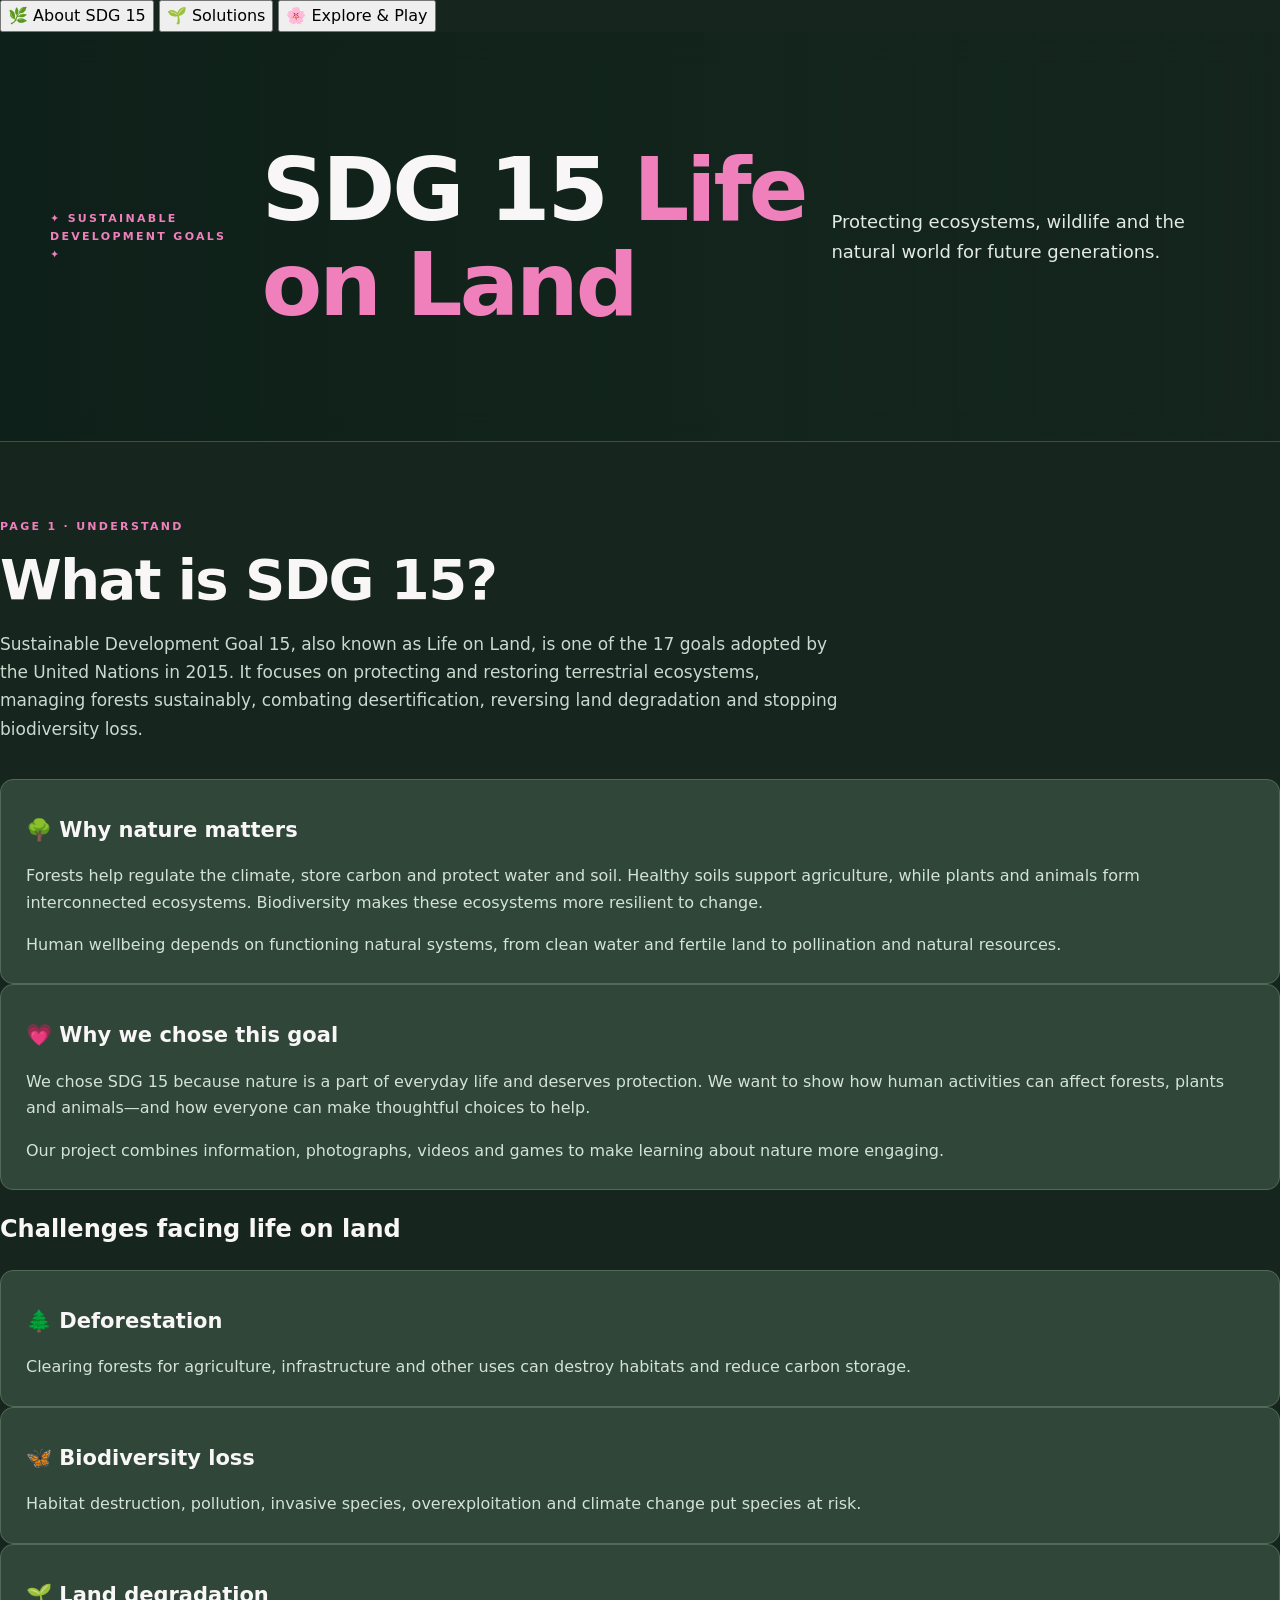
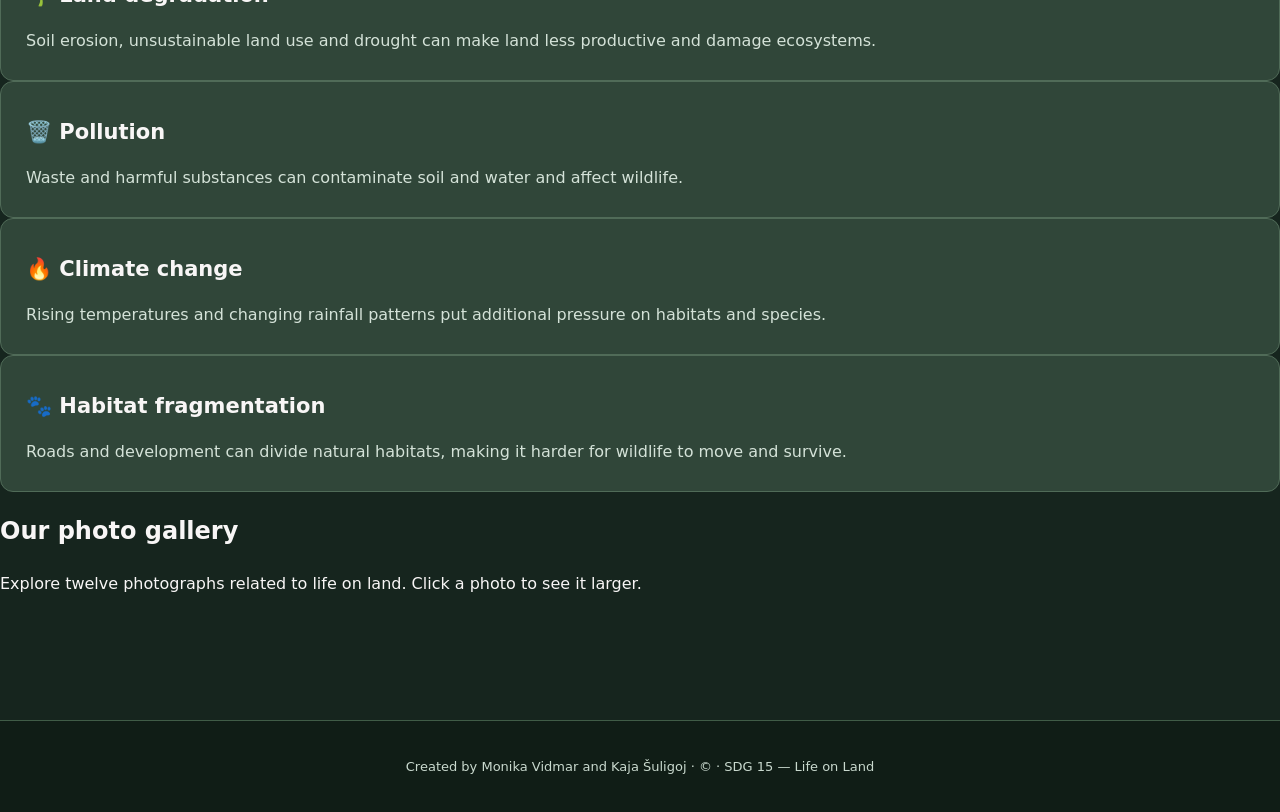
<file: index (1).html>
<!doctype html><html lang="en"><head><meta charset="UTF-8"><meta name="viewport" content="width=device-width,initial-scale=1"><title>SDG 15 | Life on Land</title><link rel="stylesheet" href="style.css"></head><body>
<nav class="nav" aria-label="Main navigation"><button class="active" data-page="about">🌿 About SDG 15</button><button data-page="solutions">🌱 Solutions</button><button data-page="explore">🌸 Explore & Play</button></nav>
<header class="hero"><span class="eyebrow">✦ SUSTAINABLE DEVELOPMENT GOALS ✦</span><h1>SDG 15 <em>Life on Land</em></h1><p>Protecting ecosystems, wildlife and the natural world for future generations.</p></header>
<main>
<section class="page active" id="about"><div class="intro"><span class="eyebrow">PAGE 1 · UNDERSTAND</span><h2>What is SDG 15?</h2><p>Sustainable Development Goal 15, also known as Life on Land, is one of the 17 goals adopted by the United Nations in 2015. It focuses on protecting and restoring terrestrial ecosystems, managing forests sustainably, combating desertification, reversing land degradation and stopping biodiversity loss.</p></div><div class="grid"><article class="card"><h3>🌳 Why nature matters</h3><p>Forests help regulate the climate, store carbon and protect water and soil. Healthy soils support agriculture, while plants and animals form interconnected ecosystems. Biodiversity makes these ecosystems more resilient to change.</p><p>Human wellbeing depends on functioning natural systems, from clean water and fertile land to pollination and natural resources.</p></article><article class="card"><h3>💗 Why we chose this goal</h3><p>We chose SDG 15 because nature is a part of everyday life and deserves protection. We want to show how human activities can affect forests, plants and animals—and how everyone can make thoughtful choices to help.</p><p>Our project combines information, photographs, videos and games to make learning about nature more engaging.</p></article></div><div class="section"><h2>Challenges facing life on land</h2><div class="grid three"><article class="card"><h3>🌲 Deforestation</h3><p>Clearing forests for agriculture, infrastructure and other uses can destroy habitats and reduce carbon storage.</p></article><article class="card"><h3>🦋 Biodiversity loss</h3><p>Habitat destruction, pollution, invasive species, overexploitation and climate change put species at risk.</p></article><article class="card"><h3>🌱 Land degradation</h3><p>Soil erosion, unsustainable land use and drought can make land less productive and damage ecosystems.</p></article><article class="card"><h3>🗑️ Pollution</h3><p>Waste and harmful substances can contaminate soil and water and affect wildlife.</p></article><article class="card"><h3>🔥 Climate change</h3><p>Rising temperatures and changing rainfall patterns put additional pressure on habitats and species.</p></article><article class="card"><h3>🐾 Habitat fragmentation</h3><p>Roads and development can divide natural habitats, making it harder for wildlife to move and survive.</p></article></div></div><div class="section"><h2>Our photo gallery</h2><p>Explore twelve photographs related to life on land. Click a photo to see it larger.</p><div class="gallery" id="gallery"></div><p id="gallery-note" class="hint"></p></div></section>
<section class="page" id="solutions"><div class="intro"><span class="eyebrow">PAGE 2 · TAKE ACTION</span><h2>How can we solve these problems?</h2><p>Protecting life on land requires cooperation between governments, communities, businesses and individuals. No single action can solve every problem, but practical changes can make a real difference.</p></div><div class="grid"><article class="card"><h3>🌳 Protect and restore forests</h3><p>Protect existing forests, prevent illegal logging, restore degraded areas and plant suitable native trees where restoration is needed. Long-term care is as important as planting.</p></article><article class="card"><h3>🐝 Support biodiversity</h3><p>Protect natural habitats, grow native plants, avoid disturbing wildlife and support protected areas. Different species need different kinds of habitats to thrive.</p></article><article class="card"><h3>♻️ Reduce waste</h3><p>Use reusable items, repair products, recycle correctly and dispose of waste responsibly. Preventing pollution helps protect land and waterways.</p></article><article class="card"><h3>🌾 Care for soil and land</h3><p>Support sustainable farming, prevent erosion and use water responsibly. Healthy soil is vital for plants, animals and food production.</p></article><article class="card"><h3>📚 Learn and share</h3><p>Learn about local ecosystems and share trustworthy information. Community clean-ups and school projects can help people work together.</p></article><article class="card"><h3>🏡 Make everyday choices</h3><p>Buy only what you need, choose responsibly sourced products when possible and respect marked paths in nature. Small habits add up when many people take part.</p></article></div><div class="section"><h2>Interactive activity: What would you do?</h2><p>Choose the most helpful action in each situation. Your score updates as you go.</p><div class="quiz" id="decision-quiz"><div class="progress" id="decision-progress"></div><h3 id="decision-question"></h3><div class="answers" id="decision-answers"></div><p class="feedback" id="decision-feedback" role="status"></p><button class="pill" id="decision-next" hidden>Next question →</button></div></div><div class="section"><h2>Build your nature action plan</h2><p>Choose actions you could realistically try. Your selections will appear in a personal checklist.</p><div class="card"><div id="action-options" class="checklist"></div><p class="progress" id="action-count"></p><p id="action-summary"></p><button class="pill" id="action-reset">Clear my choices</button></div></div></section>
<section class="page" id="explore"><div class="intro"><span class="eyebrow">PAGE 3 · DISCOVER & PLAY</span><h2>Explore the world of nature</h2><p>Nature is full of fascinating connections. Discover interesting facts, test your knowledge and challenge yourself with a memory game.</p></div><div class="grid three"><article class="card"><h3>🍄 Forest networks</h3><p>Fungi help break down organic matter, and many form partnerships with tree roots that help plants obtain nutrients.</p></article><article class="card"><h3>🐝 Pollinators</h3><p>Bees, butterflies, birds and other animals help many flowering plants reproduce by moving pollen.</p></article><article class="card"><h3>🌿 Soil is alive</h3><p>Healthy soil contains many organisms, including bacteria, fungi and invertebrates, which help recycle nutrients.</p></article></div><div class="section"><h2>True or False?</h2><p>Decide whether each statement is correct and learn something new.</p><div class="quiz"><div class="progress" id="tf-progress"></div><h3 id="tf-question"></h3><div class="answers"><button id="tf-true">True</button><button id="tf-false">False</button></div><p class="feedback" id="tf-feedback" role="status"></p><button class="pill" id="tf-next" hidden>Next statement →</button></div></div><div class="section"><h2>🌸 Nature memory game</h2><p>Turn over the cards and find six matching pairs of photos. Can you find them all?</p><div class="game-panel"><div class="stats"><span>Pairs: <strong id="pairs">0 / 6</strong></span><span>Attempts: <strong id="moves">0</strong></span><button class="pill" id="restart">↻ Play again</button></div><div class="memory-grid" id="memory" aria-label="Memory game"></div><p class="feedback center" id="game-message" role="status"></p></div></div><div class="section"><h2>Watch and learn</h2><p>These two videos are connected to our project and offer more opportunities to explore the topic.</p><div class="video-grid"><div class="video-card"><iframe src="https://www.youtube-nocookie.com/embed/oK_-qYKt3nM" title="SDG 15 project video 1" loading="lazy" referrerpolicy="strict-origin-when-cross-origin" allow="accelerometer; autoplay; clipboard-write; encrypted-media; gyroscope; picture-in-picture; web-share" allowfullscreen></iframe></div><div class="video-card"><iframe src="https://www.youtube-nocookie.com/embed/gXjUdasfAfE" title="SDG 15 project video 2" loading="lazy" referrerpolicy="strict-origin-when-cross-origin" allow="accelerometer; autoplay; clipboard-write; encrypted-media; gyroscope; picture-in-picture; web-share" allowfullscreen></iframe></div></div></div><div class="card center"><h2>Our final message 💗</h2><p>Protecting life on land means protecting the systems that support life. Every species and ecosystem has a role to play. By learning, caring and taking action together, we can help create a healthier future for nature and people.</p><button class="pill" data-go="about">Back to the beginning ↑</button></div></section>
</main><dialog id="viewer" aria-label="Enlarged photograph"><button class="close" id="close" aria-label="Close photo">×</button><img id="large" alt=""><p id="caption"></p></dialog><footer>Created by Monika Vidmar and Kaja Šuligoj · © <span id="year"></span> · SDG 15 — Life on Land</footer><script src="script.js" defer></script></body></html>
</file>
<file: style.css>
:root{font-family:Inter,system-ui,-apple-system,Segoe UI,sans-serif;color:#f8f6f6;background:#16251e;--bg:#16251e;--panel:#304639;--pink:#e637a3;--green:#517a61;--line:#506b58;--muted:#cbd9ce}*{box-sizing:border-box}html{scroll-behavior:smooth}body{margin:0;line-height:1.65}button,a{font:inherit}button{cursor:pointer}button:disabled{opacity:.45;cursor:not-allowed}a{color:inherit}header{position:sticky;top:0;z-index:30;background:#101d16ee;backdrop-filter:blur(15px);border-bottom:1px solid #365442;display:flex;justify-content:space-between;align-items:center;padding:14px max(24px,calc((100vw - 1180px)/2));gap:22px}.logo{text-decoration:none;font-size:23px;font-weight:850;white-space:nowrap;letter-spacing:-.7px}.logo b{color:var(--pink)}.logo small{display:inline-block;font-size:10px;letter-spacing:2px;margin-left:12px;font-weight:600}nav{display:flex;gap:5px;flex-wrap:wrap}nav a{text-decoration:none;font-size:13px;font-weight:650;padding:10px 13px;border-radius:6px;color:#d8e7dc}nav a:hover,nav a.active{background:var(--pink);color:#141b16}.wrap{max-width:1160px;margin:auto;padding-left:25px;padding-right:25px}.hero{background:linear-gradient(90deg,#0e2019f7,#12251ccc 60%,#12251c77),url('https://images.unsplash.com/photo-1448375240586-882707db888b?w=1800&q=85') center/cover;min-height:410px}.hero .wrap{padding-top:78px;padding-bottom:78px}.eyebrow{color:#ef80bc;letter-spacing:2.3px;font-size:11px;font-weight:850}.hero h1{font-size:clamp(50px,8vw,88px);letter-spacing:-3px;line-height:1.08;margin:15px 0}.hero h1 em{font-style:normal;color:#ef80bc}.hero p{max-width:530px;color:#e3eae3;font-size:18px}.primary,.secondary{border-radius:8px;padding:11px 17px;text-decoration:none;display:inline-block;font-weight:750;border:1px solid transparent}.primary{background:var(--pink);color:#17161a}.primary:hover{background:#fa7ac4}.secondary{background:#243b2c;border-color:#63816b;color:#f8f6f6}.secondary:hover{background:#365542}.page{display:none;padding-top:70px;padding-bottom:90px;scroll-margin-top:80px}.page.active{display:block}.intro{max-width:850px;margin-bottom:36px}.intro h2{font-size:clamp(36px,5vw,56px);line-height:1.1;letter-spacing:-1.6px;margin:10px 0 20px}.intro p{font-size:17px;color:var(--muted)}.cards{display:grid;gap:17px}.cards.two{grid-template-columns:repeat(2,1fr)}.cards.three{grid-template-columns:repeat(3,1fr)}.card,.game-panel{background:var(--panel);border:1px solid var(--line);border-radius:13px;padding:25px}.card h3{font-size:21px;margin:8px 0}.card p{color:#d4e2d8;margin-bottom:0}.index{color:#ef80bc;font-size:12px;font-weight:800}.subhead{font-size:clamp(24px,3vw,31px);letter-spacing:-.5px;margin:55px 0 13px}.tag{font-size:11px;vertical-align:middle;color:#f3b4d8;border:1px solid #b6598c;border-radius:30px;padding:5px 10px;letter-spacing:.2px}.muted{color:var(--muted)}.gallery{display:grid;grid-template-columns:repeat(3,1fr);gap:17px}.photo{background:var(--panel);border:1px solid var(--line);padding:0;text-align:left;border-radius:10px;overflow:hidden;color:#fff}.photo img{display:block;width:100%;aspect-ratio:4/3;object-fit:cover;background:#203a2a}.photo span{display:block;padding:12px 15px;font-size:14px;font-weight:700}.photo:hover{border-color:var(--pink)}.game-panel{padding:24px}.game-head,.forest-top{display:flex;align-items:center;justify-content:space-between;gap:14px;margin-bottom:12px}.game-head h3,.forest-top h3{font-size:24px;margin:4px 0}.status{font-size:11px;letter-spacing:1px;border:1px solid #8a6c7b;border-radius:50px;padding:7px 11px;white-space:nowrap}.game-foot{display:flex;justify-content:space-between;align-items:center;gap:12px}.night-game{position:relative;height:355px;overflow:hidden;border-radius:11px;touch-action:none;background:#102218}.night-forest{position:absolute;inset:0;background:linear-gradient(#07160b33,#07160b44),url('https://images.unsplash.com/photo-1448375240586-882707db888b?w=1200&q=85') center/cover;filter:brightness(.75)}.darkness{position:absolute;inset:0;pointer-events:none;background:radial-gradient(circle 105px at var(--x,50%) var(--y,50%),transparent 0%,#020806ee 130px,#020806fa 240px)}.torch{position:absolute;left:var(--x,50%);top:var(--y,50%);width:18px;height:18px;border:2px solid #f4c9e3;border-radius:50%;transform:translate(-50%,-50%);pointer-events:none;box-shadow:0 0 0 8px #e637a322}.animal-spot{position:absolute;transform:translate(-50%,-50%);border:1px solid #e8d5bdc9;background:#13221acc;color:#fff;border-radius:50%;width:42px;height:42px;font-size:23px;display:grid;place-items:center;transition:opacity .3s}.animal-spot:not(.visible):not(.found){opacity:.15}.animal-spot.found{background:#e637a3;color:#111}.animal-spot.visible{opacity:1}.fact-grid{display:grid;grid-template-columns:repeat(3,1fr);gap:9px;margin-top:12px}.fact{border:1px solid var(--line);padding:12px;border-radius:8px;font-size:12px;background:#20392a}.fact b{display:block;color:#f7aed8;font-size:13px}.sanctuary-scene{height:230px;border-radius:10px;position:relative;overflow:hidden;background:linear-gradient(#90b8a8 0 48%,#48764b 49%,#2b5030 100%);margin:15px 0}.sanctuary-title{position:absolute;top:10px;left:15px;background:#12251bdc;padding:4px 9px;border-radius:4px;font-weight:700}.sanctuary-object{position:absolute;bottom:25px;font-size:35px;filter:drop-shadow(0 3px 2px #0005)}.tool-row{display:flex;gap:9px;flex-wrap:wrap;margin:15px 0}.tool-row button{padding:10px 13px;border-radius:7px;border:1px solid #75977f;background:#213c2c;color:white;font-weight:650}.tool-row button.selected{background:var(--pink);color:#101c16}.tool-row button:hover:not(:disabled){border-color:#f8a2d4}.map-shell{display:grid;grid-template-columns:1.55fr 1fr;gap:16px}.world-map{position:relative;min-height:330px;border-radius:12px;overflow:hidden;background:radial-gradient(ellipse at 35% 30%,#315d58,#102f34 70%);border:1px solid #638078}.world-map svg{display:block;width:100%;height:100%;min-height:330px}.map-marker{cursor:pointer;outline:none}.map-marker circle{fill:var(--pink);stroke:#fff;stroke-width:2}.map-marker:hover circle,.map-marker:focus circle{fill:#fff;stroke:var(--pink);stroke-width:4}.map-marker text{fill:white;font-size:12px;font-weight:750;paint-order:stroke;stroke:#12241e;stroke-width:3}.map-detail{background:var(--panel);border:1px solid var(--line);border-radius:12px;padding:24px}.map-detail h3{font-size:24px}.map-detail p{color:var(--muted)}.mission-list{display:grid;grid-template-columns:repeat(5,1fr);gap:8px;margin-top:12px}.mission-btn{background:#213a2b;border:1px solid #54745e;border-radius:8px;color:white;padding:10px;text-align:left;font-size:12px;line-height:1.5}.mission-btn b{display:block;font-size:13px}.mission-btn:hover:not(:disabled){border-color:var(--pink)}.mission-btn.active{border-color:var(--pink);background:#583349}.mission-btn.complete{border-color:#a7d8ac}.forest-top{margin-top:22px}.forest-viewport{position:relative;overflow:hidden;border:1px solid #718a73;border-radius:12px;height:355px;background:#254632;outline-offset:3px}.forest-panorama{position:absolute;inset:0;width:300%;transition:transform .5s ease;background:linear-gradient(#07170e60,#10271950),url('https://images.unsplash.com/photo-1448375240586-882707db888b?w=1800&q=85') center/cover}.forest-canopy{position:absolute;inset:0;background:linear-gradient(#0a2b16a0,transparent 42%,transparent 70%,#142f1c90)}.forest-ground{position:absolute;bottom:0;height:28%;width:100%;background:linear-gradient(transparent,#1d3520c9)}.forest-vignette{position:absolute;inset:0;pointer-events:none;box-shadow:inset 0 0 85px #071309a8}.forest-object,.forest-animal{position:absolute;bottom:12%;border:1px solid #ffffff9c;background:#10271cdb;color:white;border-radius:10px;padding:7px 10px;z-index:2;white-space:nowrap}.forest-object{font-size:14px}.forest-object.fixed{background:#255438}.forest-animal{bottom:32%;border-color:#f3bbdb;background:#4a2941dc;animation:wander 5s ease-in-out infinite alternate}.forest-animal:nth-child(even){animation-delay:-2s}@keyframes wander{to{translate:16px -5px}}.forest-object:focus,.forest-animal:focus{outline:3px solid var(--pink)}.controls{display:flex;align-items:center;justify-content:space-between;gap:10px;margin:12px 0}.controls span{font-size:13px;color:var(--muted)}.forest-stats{display:grid;grid-template-columns:repeat(3,1fr);gap:8px}.forest-stats>div{background:#1c3527;border:1px solid #54735c;padding:10px;border-radius:7px;font-size:12px}.forest-stats strong{display:block;font-size:22px;color:#f7a3d2}.wildlife-info{padding:12px 14px;background:#213a2a;border-left:3px solid var(--pink);margin:15px 0}.forest-top h3{margin:0}#forest-feedback{min-height:26px}#forest-game h4{margin-bottom:4px}dialog{background:#233d2d;border:1px solid var(--pink);color:white;border-radius:12px;max-width:90vw;padding:18px}dialog::backdrop{background:#000c}dialog img{display:block;max-width:100%;max-height:70vh;object-fit:contain;margin:12px auto}footer{text-align:center;background:#101d16;padding:35px 20px;color:#c9d9ce;font-size:13px;border-top:1px solid #405c47}footer a{color:#f6a5d4}footer small{color:#a7bbaa}button:focus-visible,a:focus-visible{outline:3px solid #ff95d2;outline-offset:3px}[hidden]{display:none!important}@media(max-width:850px){header{flex-direction:column;align-items:flex-start;gap:6px}.cards.three{grid-template-columns:1fr 1fr}.map-shell{grid-template-columns:1fr}.mission-list{grid-template-columns:repeat(3,1fr)}}@media(max-width:620px){header{padding:12px 15px}nav a{font-size:11px;padding:7px}.wrap{padding-left:17px;padding-right:17px}.hero .wrap{padding-top:60px;padding-bottom:65px}.page{padding-top:45px}.cards.two,.cards.three,.gallery{grid-template-columns:1fr}.fact-grid{grid-template-columns:repeat(2,1fr)}.mission-list{grid-template-columns:repeat(2,1fr)}.game-panel{padding:14px}.night-game,.forest-viewport{height:290px}.game-head{align-items:flex-start}.forest-stats{gap:4px}.forest-stats>div{padding:7px}.forest-stats strong{font-size:17px}}

/* Forest Guardians: photograph-based, genuinely hidden wildlife. */
.animal-spot{width:clamp(49px,8vw,91px);height:clamp(45px,7vw,78px);padding:0;border:0;border-radius:30% 36% 28% 40%;background:transparent;overflow:hidden;opacity:0!important;visibility:hidden;pointer-events:none;box-shadow:none;filter:brightness(.78) saturate(.8);transition:opacity .15s ease;}
.animal-spot.visible:not(.found){opacity:1!important;visibility:visible;pointer-events:auto}
.animal-spot.found{opacity:0!important;visibility:hidden;pointer-events:none}
.animal-spot img{width:100%;height:100%;object-fit:cover;display:block;mask-image:radial-gradient(ellipse at center,black 37%,transparent 75%);-webkit-mask-image:radial-gradient(ellipse at center,black 37%,transparent 75%)}
.animal-spot:focus-visible{outline:2px solid #e637a3;outline-offset:2px}
.fact{display:flex;flex-direction:column;gap:8px;overflow:hidden;padding:0}
.fact-photo{width:100%;height:115px;object-fit:cover;background:#20392a}
.fact>div{padding:0 12px 12px}
.fact p{margin:5px 0 0;line-height:1.5}
@media(max-width:620px){.animal-spot{width:53px;height:50px}.fact-photo{height:95px}}

/* Independent satellite map and before/after comparison in Around the World */
.satellite-map{min-height:440px;background:#12322f}.satellite-map svg{min-height:440px}.map-shell{grid-template-columns:1.25fr 1fr;align-items:start}.map-detail{min-width:0}.world-pin{background:transparent;border:0}.world-pin span{display:grid;place-items:center;width:34px;height:34px;border-radius:50%;background:#e637a3;color:#fff;border:2px solid white;font-weight:800;box-shadow:0 2px 12px #0009}.world-pin span:hover{transform:scale(1.12)}.leaflet-container{font-family:inherit}.world-compare{position:relative;width:100%;aspect-ratio:4/3;overflow:hidden;border-radius:10px;background:#1a3226;margin:15px 0 10px;--reveal:50%;touch-action:pan-y}.world-compare img{position:absolute;inset:0;width:100%;height:100%;object-fit:cover;user-select:none;pointer-events:none}.compare-before{clip-path:inset(0 calc(100% - var(--reveal)) 0 0)}.compare-line{position:absolute;top:0;bottom:0;left:var(--reveal);width:3px;background:white;transform:translateX(-50%);pointer-events:none;box-shadow:0 0 7px #0009}.compare-line:after{content:'↔';position:absolute;top:50%;left:50%;transform:translate(-50%,-50%);display:grid;place-items:center;width:40px;height:40px;border-radius:50%;background:white;color:#1b3428;font-size:23px;font-weight:800;box-shadow:0 2px 10px #0007}.compare-label{position:absolute;top:12px;background:#10271edb;color:white;font-size:10px;font-weight:800;letter-spacing:1px;padding:5px 8px;border-radius:5px;pointer-events:none}.compare-label-before{left:10px}.compare-label-after{right:10px}.compare-range{position:absolute;inset:0;width:100%;height:100%;opacity:0;cursor:ew-resize;margin:0}.compare-range:focus-visible{opacity:.2;outline:3px solid #fff;outline-offset:-3px}.compare-note{display:block;color:#cbd9ce;font-size:11px;line-height:1.4}@media(max-width:850px){.map-shell{grid-template-columns:1fr}.satellite-map{min-height:340px}}


/* Around the World: isolated, responsive layout. */
#world .map-shell{display:grid;grid-template-columns:minmax(0,42%) minmax(0,1fr);gap:22px;align-items:start;width:100%;max-width:100%;}
#world .map-shell>*{min-width:0;max-width:100%;box-sizing:border-box;}
#world #info-map{position:relative;width:100%;height:auto;min-height:0;aspect-ratio:2/1;overflow:hidden;background:#0b2636 url('world-map.jpg') center center/100% 100% no-repeat;border:1px solid #668d80;border-radius:12px;}
#world .earth-map-label{position:absolute;left:10px;top:10px;padding:4px 7px;background:#0b292acc;color:#fff;border-radius:5px;font-size:10px;font-weight:750;letter-spacing:.7px;pointer-events:none;}
#world .earth-marker{position:absolute;display:grid;place-items:center;width:27px;height:27px;min-width:0;max-width:none;min-height:0;padding:0;transform:translate(-50%,-50%);border:2px solid white;border-radius:50%;background:#e637a3;color:white;font-size:12px;font-weight:800;line-height:1;z-index:2;box-shadow:0 2px 8px #0009;}
#world .earth-marker:hover,#world .earth-marker:focus-visible,#world .earth-marker.selected{background:#fff;color:#9a155f;border-color:#e637a3;outline:2px solid #fff;outline-offset:1px;}
#world #info-detail{padding:20px 22px;background:#304639;border:1px solid #506b58;border-radius:12px;min-width:0;overflow:hidden;}
#world #info-detail h3{font-size:23px;line-height:1.25;margin:8px 0 12px;}
#world #info-detail .world-problem-photo{display:block;width:100%;height:auto;aspect-ratio:16/9;object-fit:cover;border:1px solid #6a8975;border-radius:9px;margin:12px 0 16px;}
#world #info-detail .world-issue{color:#ffafd8;font-size:17px;margin:14px 0 7px;}
#world #info-detail .world-solution{color:#b7e7a8;font-size:17px;margin:18px 0 7px;}
#world #info-detail p{color:#d8e5db;line-height:1.6;margin:8px 0;}
@media(max-width:780px){#world .map-shell{grid-template-columns:minmax(0,1fr);}#world #info-map{max-width:600px;} }

/* Final quiz and video tab */
#final-quiz{max-width:850px}.quiz-question{font-size:clamp(19px,3vw,25px);margin:20px 0}.quiz-choices{display:grid;grid-template-columns:repeat(2,minmax(0,1fr));gap:12px}.quiz-choice{border:1px solid #78927c;border-radius:9px;background:#203b2b;color:white;text-align:left;padding:14px 16px;min-height:60px}.quiz-choice:hover:not(:disabled){border-color:#ef80bc;background:#3b3e35}.quiz-choice.correct{border-color:#a9efb0;background:#255a38;color:#fff;opacity:1}.quiz-choice.incorrect{border-color:#ff9baf;background:#663444;color:#fff;opacity:1}.quiz-choice:disabled{cursor:default}.quiz-feedback{min-height:27px;color:#e7e3d3}.quiz-actions{display:flex;gap:12px;margin-top:18px}.video-grid .card{min-width:0}.video-frame{position:relative;width:100%;aspect-ratio:16/9;background:#102218;border-radius:10px;overflow:hidden}.video-frame iframe{width:100%;height:100%;border:0;display:block}.video-grid .card p a{color:#ffb4dc}@media(max-width:620px){.quiz-choices{grid-template-columns:1fr}}

/* Descriptive captions for the SDG 15 photo galleries */
.photo span strong{display:block;font-size:15px;line-height:1.4;margin-bottom:6px}.photo span small{display:block;font-size:12px;line-height:1.55;font-weight:400;color:#d4e2d8}.photo{height:100%}
</file>
